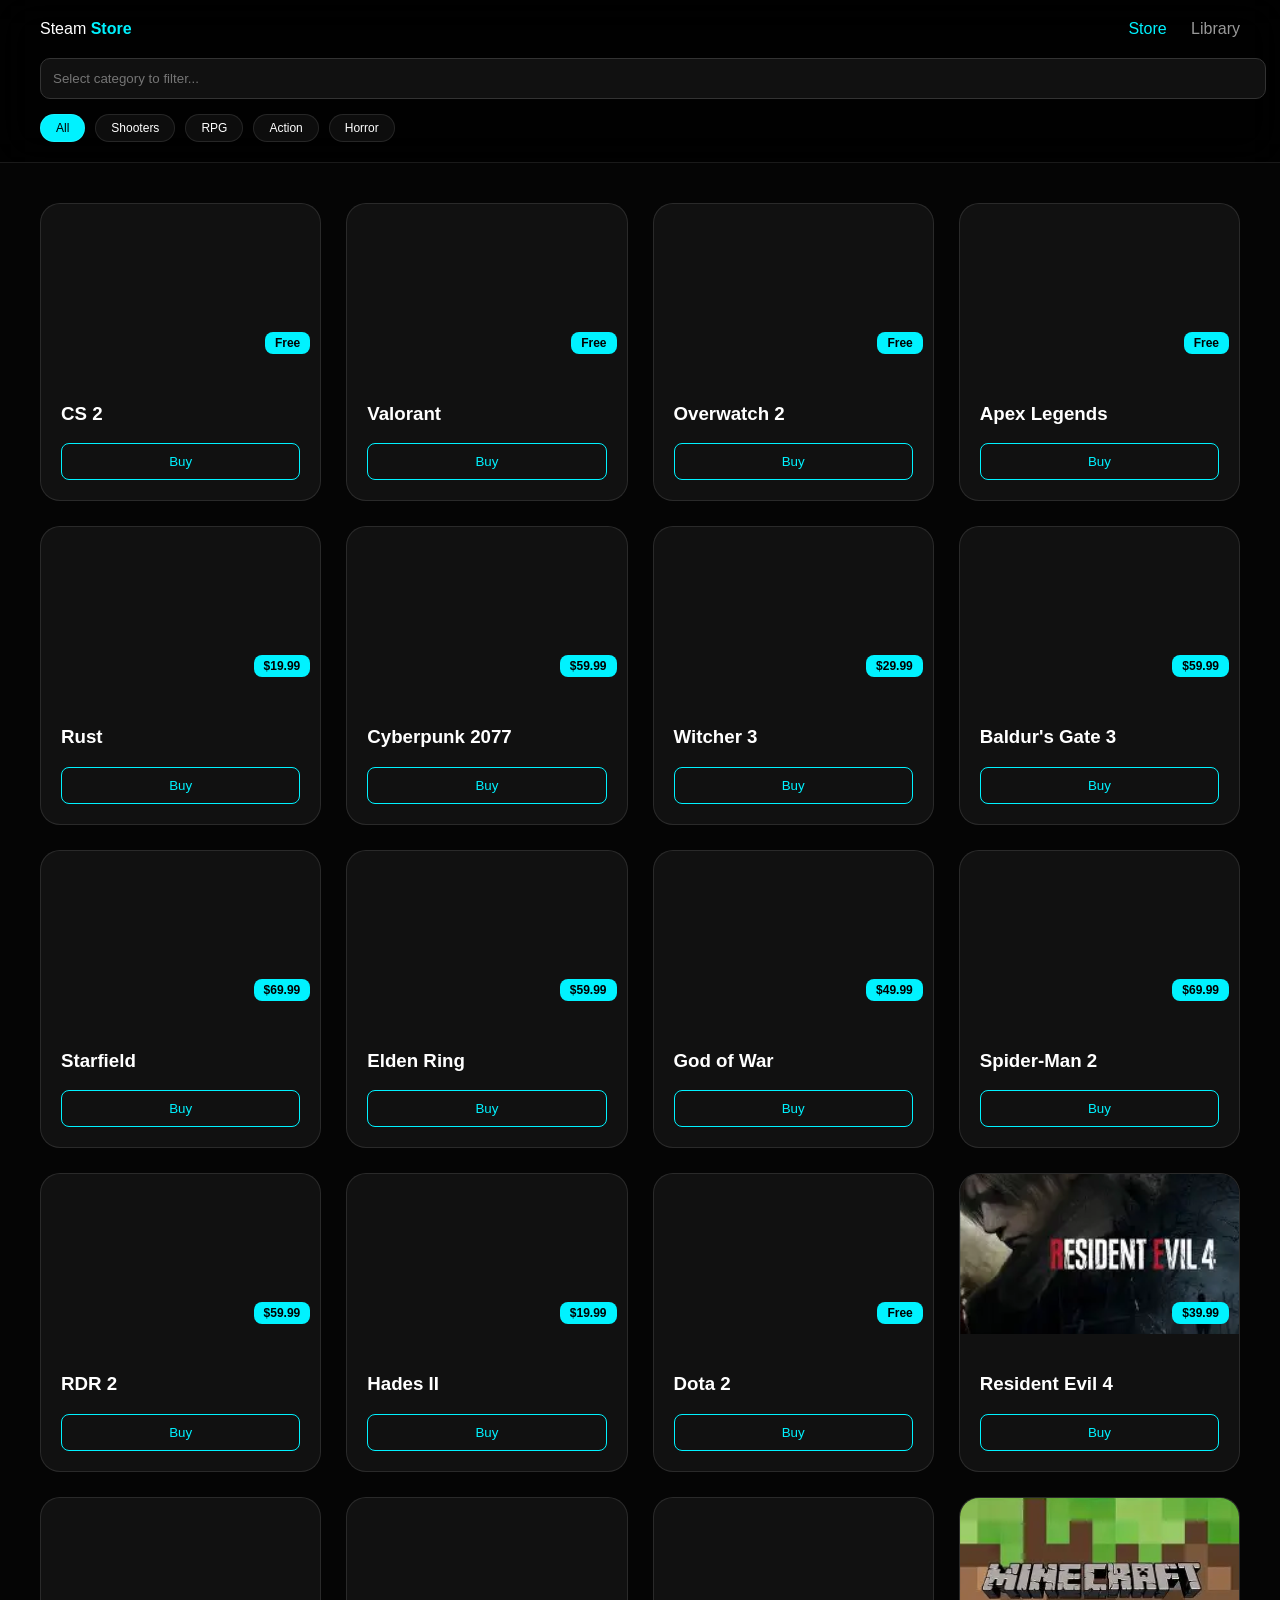
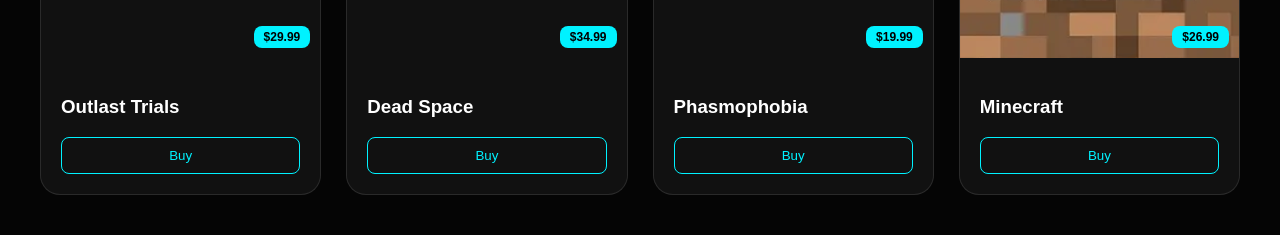
<file: index.html>
<!DOCTYPE html>
<html lang="ru">
<head>
    <meta charset="UTF-8">
    <meta name="viewport" content="width=device-width, initial-scale=1.0">
    <title>CyberStore | Marketplace</title>
    <link rel="stylesheet" href="style.css">
</head>
<body>

    <div class="preloader">
        <div class="loader"></div>
    </div>

    <input type="radio" name="filter" id="all" checked>
    <input type="radio" name="filter" id="f-shooter">
    <input type="radio" name="filter" id="f-rpg">
    <input type="radio" name="filter" id="f-action">
    <input type="radio" name="filter" id="f-horror">

    <header class="header">
        <nav class="nav">
            <div class="logo">Steam <span>Store</span></div>
            <div class="main-links">
                <a href="index.html" class="active">Store</a>
                <a href="library.html">Library</a>
            </div>
        </nav>

        <div class="search-bar">
            <div class="search-input">
                <input type="text" placeholder="Select category to filter..." readonly>
            </div>
            <div class="filter-chips">
                <label for="all">All</label>
                <label for="f-shooter">Shooters</label>
                <label for="f-rpg">RPG</label>
                <label for="f-action">Action</label>
                <label for="f-horror">Horror</label>
            </div>
        </div>
    </header>

    <main class="grid">
        <div class="card shooter"><div class="card-img g1"><div class="price">Free</div></div><div class="body"><h3>CS 2</h3><button class="btn">Buy</button></div></div>
        <div class="card shooter"><div class="card-img g2"><div class="price">Free</div></div><div class="body"><h3>Valorant</h3><button class="btn">Buy</button></div></div>
        <div class="card shooter"><div class="card-img g3"><div class="price">Free</div></div><div class="body"><h3>Overwatch 2</h3><button class="btn">Buy</button></div></div>
        <div class="card shooter"><div class="card-img g4"><div class="price">Free</div></div><div class="body"><h3>Apex Legends</h3><button class="btn">Buy</button></div></div>
        <div class="card shooter"><div class="card-img g5"><div class="price">$19.99</div></div><div class="body"><h3>Rust</h3><button class="btn">Buy</button></div></div>

        <div class="card rpg"><div class="card-img g6"><div class="price">$59.99</div></div><div class="body"><h3>Cyberpunk 2077</h3><button class="btn">Buy</button></div></div>
        <div class="card rpg"><div class="card-img g7"><div class="price">$29.99</div></div><div class="body"><h3>Witcher 3</h3><button class="btn">Buy</button></div></div>
        <div class="card rpg"><div class="card-img g8"><div class="price">$59.99</div></div><div class="body"><h3>Baldur's Gate 3</h3><button class="btn">Buy</button></div></div>
        <div class="card rpg"><div class="card-img g9"><div class="price">$69.99</div></div><div class="body"><h3>Starfield</h3><button class="btn">Buy</button></div></div>
        <div class="card rpg"><div class="card-img g10"><div class="price">$59.99</div></div><div class="body"><h3>Elden Ring</h3><button class="btn">Buy</button></div></div>

        <div class="card action"><div class="card-img g11"><div class="price">$49.99</div></div><div class="body"><h3>God of War</h3><button class="btn">Buy</button></div></div>
        <div class="card action"><div class="card-img g12"><div class="price">$69.99</div></div><div class="body"><h3>Spider-Man 2</h3><button class="btn">Buy</button></div></div>
        <div class="card action"><div class="card-img g13"><div class="price">$59.99</div></div><div class="body"><h3>RDR 2</h3><button class="btn">Buy</button></div></div>
        <div class="card action"><div class="card-img g14"><div class="price">$19.99</div></div><div class="body"><h3>Hades II</h3><button class="btn">Buy</button></div></div>
        <div class="card action"><div class="card-img g15"><div class="price">Free</div></div><div class="body"><h3>Dota 2</h3><button class="btn">Buy</button></div></div>

        <div class="card horror"><div class="card-img g16"><div class="price">$39.99</div></div><div class="body"><h3>Resident Evil 4</h3><button class="btn">Buy</button></div></div>
        <div class="card horror"><div class="card-img g17"><div class="price">$29.99</div></div><div class="body"><h3>Outlast Trials</h3><button class="btn">Buy</button></div></div>
        <div class="card horror"><div class="card-img g18"><div class="price">$34.99</div></div><div class="body"><h3>Dead Space</h3><button class="btn">Buy</button></div></div>
        <div class="card horror"><div class="card-img g19"><div class="price">$19.99</div></div><div class="body"><h3>Phasmophobia</h3><button class="btn">Buy</button></div></div>
        <div class="card horror"><div class="card-img g20"><div class="price">$26.99</div></div><div class="body"><h3>Minecraft</h3><button class="btn">Buy</button></div></div>
    </main>

</body>
</html>
</file>
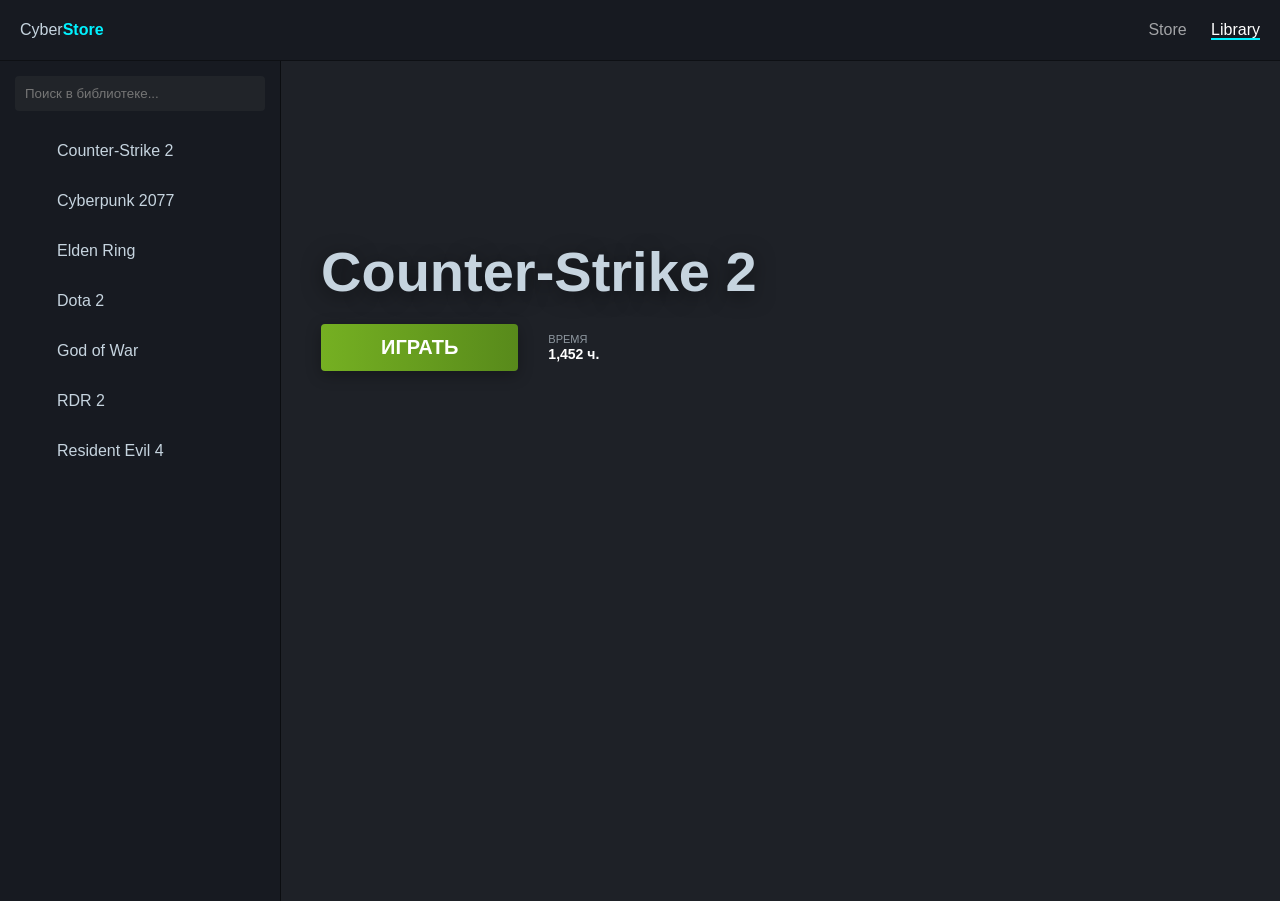
<file: library.html>
<!DOCTYPE html>
<html lang="ru">
<head>
    <meta charset="UTF-8">
    <meta name="viewport" content="width=device-width, initial-scale=1.0">
    <title>CyberStore | Library</title>
    <link rel="stylesheet" href="style-lib.css">
</head>
<body>

    <div class="preloader">
        <div class="loader"></div>
    </div>

    <header class="header">
        <nav class="nav">
            <div class="logo">Cyber<span>Store</span></div>
            <div class="main-links">
                <a href="index.html">Store</a>
                <a href="library.html" class="active">Library</a>
            </div>
        </nav>
    </header>

    <div class="steam-layout">
        <aside class="sidebar">
            <div class="sidebar-header">
                <input type="text" placeholder="Поиск в библиотеке..." readonly>
            </div>
            
            <div class="game-list">
                <label for="game-1" class="game-item"><div class="mini-thumb g1"></div><span>Counter-Strike 2</span></label>
                <label for="game-2" class="game-item"><div class="mini-thumb g6"></div><span>Cyberpunk 2077</span></label>
                <label for="game-3" class="game-item"><div class="mini-thumb g10"></div><span>Elden Ring</span></label>
                <label for="game-4" class="game-item"><div class="mini-thumb g15"></div><span>Dota 2</span></label>
                <label for="game-5" class="game-item"><div class="mini-thumb g11"></div><span>God of War</span></label>
                <label for="game-6" class="game-item"><div class="mini-thumb g13"></div><span>RDR 2</span></label>
                <label for="game-7" class="game-item"><div class="mini-thumb g16"></div><span>Resident Evil 4</span></label>
            </div>
        </aside>

        <main class="details-pane">
            <input type="radio" name="focus" id="game-1" checked>
            <input type="radio" name="focus" id="game-2">
            <input type="radio" name="focus" id="game-3">
            <input type="radio" name="focus" id="game-4">
            <input type="radio" name="focus" id="game-5">
            <input type="radio" name="focus" id="game-6">
            <input type="radio" name="focus" id="game-7">

            <div class="game-view gv-1"><div class="hero g1"><div class="hero-content"><h1>Counter-Strike 2</h1><div class="action-bar"><button class="play-btn">ИГРАТЬ</button><div class="status-info"><span>ВРЕМЯ</span><strong>1,452 ч.</strong></div></div></div></div></div>
            <div class="game-view gv-2"><div class="hero g6"><div class="hero-content"><h1>Cyberpunk 2077</h1><div class="action-bar"><button class="play-btn update">ОБНОВИТЬ</button><div class="status-info"><span>ВРЕМЯ</span><strong>124 ч.</strong></div></div></div></div></div>
            <div class="game-view gv-3"><div class="hero g10"><div class="hero-content"><h1>Elden Ring</h1><div class="action-bar"><button class="play-btn">ИГРАТЬ</button><div class="status-info"><span>ВРЕМЯ</span><strong>310 ч.</strong></div></div></div></div></div>
            <div class="game-view gv-4"><div class="hero g15"><div class="hero-content"><h1>Dota 2</h1><div class="action-bar"><button class="play-btn">ИГРАТЬ</button><div class="status-info"><span>ВРЕМЯ</span><strong>5,100 ч.</strong></div></div></div></div></div>
            <div class="game-view gv-5"><div class="hero g11"><div class="hero-content"><h1>God of War</h1><div class="action-bar"><button class="play-btn">ИГРАТЬ</button><div class="status-info"><span>ВРЕМЯ</span><strong>42 ч.</strong></div></div></div></div></div>
            <div class="game-view gv-6"><div class="hero g13"><div class="hero-content"><h1>Red Dead Redemption 2</h1><div class="action-bar"><button class="play-btn">ИГРАТЬ</button><div class="status-info"><span>ВРЕМЯ</span><strong>89 ч.</strong></div></div></div></div></div>
            <div class="game-view gv-7"><div class="hero g16"><div class="hero-content"><h1>Resident Evil 4</h1><div class="action-bar"><button class="play-btn">ИГРАТЬ</button><div class="status-info"><span>ВРЕМЯ</span><strong>15 ч.</strong></div></div></div></div></div>
        </main>
    </div>

</body>
</html>
</file>
<file: style.css>
:root {
    --accent: #00f2ff;
    --bg: #050505;
    --glass: rgba(255, 255, 255, 0.05);
}

body {
    margin: 0;
    background: var(--bg);
    color: white;
    font-family: 'Inter', sans-serif;
}

.g1 { background-image: url(https://tse3.mm.bing.net/th/id/OIP.cn1OWQbRUyKL5rfpu72UJQHaEK?rs=1&pid=ImgDetMain&o=7&rm=3); }
.g2 { background-image: url(https://tse4.mm.bing.net/th/id/OIP.30RjQGqU3PDR7_m57hKJQQHaEK?rs=1&pid=ImgDetMain&o=7&rm=3); }
.g3 { background-image: url(https://tse3.mm.bing.net/th/id/OIP.w9ejakZEwGJRO7wBHRupJQHaDL?rs=1&pid=ImgDetMain&o=7&rm=3); }
.g4 { background-image: url(https://tse4.mm.bing.net/th/id/OIP.yz-pyqwelYeF19UJbFm4iwHaEK?rs=1&pid=ImgDetMain&o=7&rm=3); }
.g5 { background-image: url(https://tse4.mm.bing.net/th/id/OIP.1KOOlFpNsEz4flT9i3CRSAHaEK?rs=1&pid=ImgDetMain&o=7&rm=3); }
.g6 { background-image: url(https://tse3.mm.bing.net/th/id/OIP.-bezdUQkIFNb6OHykd2_nQHaEK?rs=1&pid=ImgDetMain&o=7&rm=3); }
.g7 { background-image: url(https://th.bing.com/th/id/R.ef088bdab155160154141fa3898892af?rik=fFj3Q34goxm7Jg&pid=ImgRaw&r=0); }
.g8 { background-image: url(https://tse3.mm.bing.net/th/id/OIP.cg4uMxe3Sf5RJeGkSOFiPQHaEK?rs=1&pid=ImgDetMain&o=7&rm=3); }
.g9 { background-image: url(https://th.bing.com/th?id=OIF.ZFYHv%2fxEF0RBzEuTgSTJ%2fA&rs=1&pid=ImgDetMain&o=7&rm=3); }
.g10 { background-image: url(https://tse3.mm.bing.net/th/id/OIP.veHBmEoI90s0ZwqIfRfdZAHaEK?rs=1&pid=ImgDetMain&o=7&rm=3); }
.g11 { background-image: url(https://tse2.mm.bing.net/th/id/OIP.34ifvWuO5ajGDafLTlSZ5QHaEK?rs=1&pid=ImgDetMain&o=7&rm=3); }
.g12 { background-image: url(https://gamingbolt.com/wp-content/uploads/2023/06/marvels-spider-man-2-scaled.jpg); }
.g13 { background-image: url(https://tse3.mm.bing.net/th/id/OIP.Eli2QmmxMquitidxSYzwawHaEK?rs=1&pid=ImgDetMain&o=7&rm=3); }
.g14 { background-image: url(https://th.bing.com/th/id/OIP.9o7OGmircS6jhamuuYJ3dQHaEK?w=259&h=180&c=7&r=0&o=7&pid=1.7&rm=3); }
.g15 { background-image: url(https://tse4.mm.bing.net/th/id/OIP.fiUPCrboqywoyjVzPRUArAHaDt?rs=1&pid=ImgDetMain&o=7&rm=3); }
.g16 { background-image: url([data-uri]); }
.g17 { background-image: url(https://tse3.mm.bing.net/th/id/OIP.JxLiTmNwX8rIhWvNkMbY8wHaEK?rs=1&pid=ImgDetMain&o=7&rm=3); }
.g18 { background-image: url(https://tse2.mm.bing.net/th/id/OIP.dLCu5dVVQhRojmjJTxuuugHaEK?rs=1&pid=ImgDetMain&o=7&rm=3); }
.g19 { background-image: url(https://static1.srcdn.com/wordpress/wp-content/uploads/2024/10/untitled-design-4-2.jpg); }
.g20 { background-image: url([data-uri]); }

.card-img {
    height: 160px;
    background-size: cover;
    background-position: center;
    position: relative;
    transition: 0.5s;
}


input[type="radio"] { display: none; }

#f-shooter:checked ~ .grid .card:not(.shooter),
#f-rpg:checked ~ .grid .card:not(.rpg),
#f-action:checked ~ .grid .card:not(.action),
#f-horror:checked ~ .grid .card:not(.horror) {
    display: none;
}

#f-shooter:checked ~ .header label[for="f-shooter"],
#f-rpg:checked ~ .header label[for="f-rpg"],
#f-action:checked ~ .header label[for="f-action"],
#f-horror:checked ~ .header label[for="f-horror"],
#all:checked ~ .header label[for="all"] {
    background: var(--accent);
    color: #000;
}


.header {
    background: rgba(0,0,0,0.8);
    backdrop-filter: blur(20px);
    position: sticky; top: 0; z-index: 100;
    padding: 20px;
    border-bottom: 1px solid rgba(255,255,255,0.1);
}

.nav { display: flex; justify-content: space-between; max-width: 1200px; margin: 0 auto; }
.logo span { color: var(--accent); font-weight: 900; }
.main-links a { color: white; text-decoration: none; margin-left: 20px; opacity: 0.6; }
.main-links a.active { opacity: 1; color: var(--accent); }

.search-bar { max-width: 1200px; margin: 20px auto 0; }
.search-input input {
    width: 100%; background: #111; border: 1px solid #333; padding: 12px; border-radius: 10px; color: #fff;
}
.filter-chips { display: flex; gap: 10px; margin-top: 15px; }
.filter-chips label {
    padding: 6px 15px; background: var(--glass); border-radius: 20px; font-size: 12px;
    cursor: pointer; transition: 0.3s; border: 1px solid rgba(255,255,255,0.1);
}


.grid {
    display: grid; grid-template-columns: repeat(auto-fill, minmax(260px, 1fr));
    gap: 25px; max-width: 1200px; margin: 40px auto; padding: 0 20px;
}

.card {
    background: var(--glass); border: 1px solid rgba(255,255,255,0.1);
    border-radius: 20px; overflow: hidden; transition: 0.4s;
}
.card:hover { transform: translateY(-10px); border-color: var(--accent); }
.card:hover .card-img { transform: scale(1.1); }

.price {
    position: absolute; bottom: 10px; right: 10px; background: var(--accent);
    color: #000; padding: 4px 10px; border-radius: 8px; font-weight: bold; font-size: 12px;
}

.body { padding: 20px; }
.btn {
    width: 100%; padding: 10px; background: transparent; border: 1px solid var(--accent);
    color: var(--accent); border-radius: 8px; cursor: pointer; transition: 0.3s;
}
.btn:hover { background: var(--accent); color: #000; }

.preloader {
    position: fixed; inset: 0; background: #000; z-index: 1000;
    display: flex; justify-content: center; align-items: center;
    animation: fadeOut 0.5s forwards 1.5s;
}
.loader { width: 40px; height: 40px; border: 2px solid var(--accent); animation: spin 1s infinite alternate; }
@keyframes spin { to { transform: rotate(180deg) scale(0.5); border-radius: 50%; } }
@keyframes fadeOut { to { opacity: 0; visibility: hidden; } }
</file>
<file: style-lib.css>
:root {
    --accent: #00f2ff;
    --steam-blue: #1b2838;
    --sidebar-bg: #171a21;
    --main-bg: #1e2127;
}

body {
    margin: 0;
    background: #000;
    color: #c6d4df;
    font-family: 'Segoe UI', Arial, sans-serif;
    overflow: hidden;
}

.g1 { background-image: url('https://shared.fastly.steamstatic.com/store_item_assets/steam/apps/730/library_hero.jpg'); }
.g6 { background-image: url('https://shared.fastly.steamstatic.com/store_item_assets/steam/apps/1091500/library_hero.jpg'); }
.g10 { background-image: url('https://shared.fastly.steamstatic.com/store_item_assets/steam/apps/1245620/library_hero.jpg'); }
.g15 { background-image: url('https://shared.fastly.steamstatic.com/store_item_assets/steam/apps/570/library_hero.jpg'); }
.g11 { background-image: url('https://shared.fastly.steamstatic.com/store_item_assets/steam/apps/1593500/library_hero.jpg'); }
.g13 { background-image: url('https://shared.fastly.steamstatic.com/store_item_assets/steam/apps/1174180/library_hero.jpg'); }
.g16 { background-image: url('https://shared.fastly.steamstatic.com/store_item_assets/steam/apps/2050650/library_hero.jpg'); }


#game-1:checked ~ .gv-1,
#game-2:checked ~ .gv-2,
#game-3:checked ~ .gv-3,
#game-4:checked ~ .gv-4,
#game-5:checked ~ .gv-5,
#game-6:checked ~ .gv-6,
#game-7:checked ~ .gv-7 {
    display: block;
}


#game-1:checked ~ .sidebar label[for="game-1"],
#game-2:checked ~ .sidebar label[for="game-2"],

#game-7:checked ~ .sidebar label[for="game-7"] {
    background: rgba(255, 255, 255, 0.1);
    color: var(--accent);
}

.header {
    height: 60px;
    background: var(--sidebar-bg);
    display: flex;
    align-items: center;
    padding: 0 20px;
    border-bottom: 1px solid rgba(0,0,0,0.4);
}

.nav { display: flex; justify-content: space-between; width: 100%; align-items: center; }
.logo span { color: var(--accent); font-weight: bold; }
.main-links a { color: white; text-decoration: none; margin-left: 20px; opacity: 0.6; }
.main-links a.active { opacity: 1; border-bottom: 2px solid var(--accent); }

.steam-layout { display: flex; height: calc(100vh - 60px); }

.sidebar {
    width: 280px;
    background: var(--sidebar-bg);
    display: flex;
    flex-direction: column;
    border-right: 1px solid rgba(0,0,0,0.5);
}

.sidebar-header { padding: 15px; }
.sidebar-header input {
    width: 100%; background: #212429; border: none; padding: 10px;
    color: white; border-radius: 4px; box-sizing: border-box;
}

.game-list { flex: 1; overflow-y: auto; }
.game-item {
    display: flex; align-items: center; padding: 10px 15px;
    cursor: pointer; transition: 0.2s;
}

.game-item:hover { background: rgba(255,255,255,0.05); }
.mini-thumb { width: 30px; height: 30px; margin-right: 12px; border-radius: 3px; }

.details-pane { flex: 1; position: relative; background: var(--main-bg); }
input[type="radio"] { display: none; }

.game-view { display: none; height: 100%; animation: fadeIn 0.4s ease-out; }

#game-1:checked ~ .gv-1,
#game-2:checked ~ .gv-2 { display: block; }

.hero {
    height: 350px;
    position: relative;
    display: flex;
    align-items: flex-end;
}

.hero-content {
    background: linear-gradient(transparent, var(--main-bg));
    width: 100%;
    padding: 40px;
}

.hero-content h1 { font-size: 56px; margin: 0; text-shadow: 0 4px 20px rgba(0,0,0,0.5); }

.action-bar {
    display: flex; align-items: center; gap: 30px; margin-top: 20px;
}

.play-btn {
    background: linear-gradient(to right, #75b022, #588a1b);
    border: none; color: white; padding: 12px 60px;
    font-size: 20px; font-weight: 800; border-radius: 4px;
    cursor: pointer; box-shadow: 0 4px 15px rgba(0,0,0,0.3);
}

.play-btn:hover { background: linear-gradient(to right, #8ed62a, #69a620); }
.play-btn.update { background: #1a9fff; }

.status-info span { display: block; font-size: 11px; color: #8f98a0; }
.status-info strong { font-size: 14px; color: white; }

.preloader {
    position: fixed; inset: 0; background: #000; z-index: 1000;
    display: flex; justify-content: center; align-items: center;
    animation: fadeOut 0.5s forwards 1.2s;
}
.loader { width: 30px; height: 30px; border: 2px solid var(--accent); animation: rot 1s infinite alternate; }
@keyframes rot { to { transform: rotate(180deg) scale(0.5); border-radius: 50%; } }
@keyframes fadeOut { to { opacity: 0; visibility: hidden; } }
@keyframes fadeIn { from { opacity: 0; } to { opacity: 1; } }
</file>
